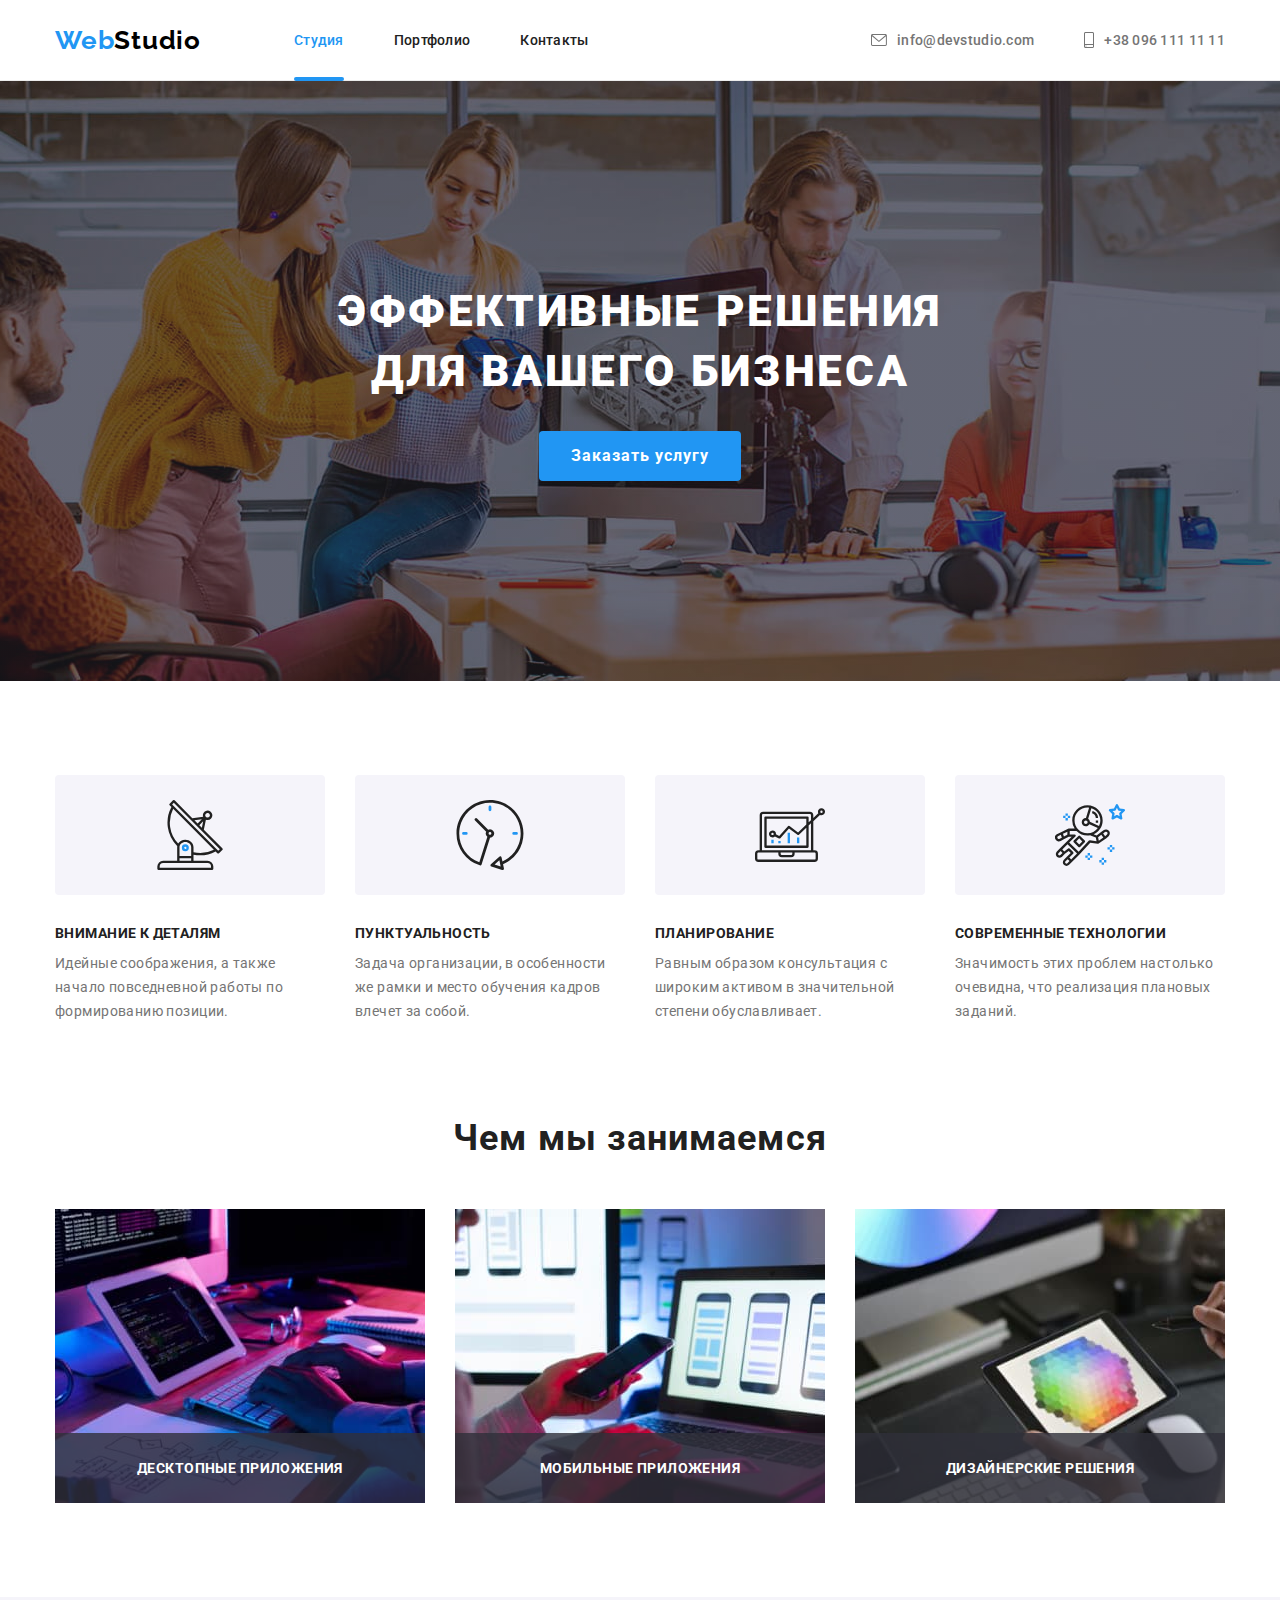
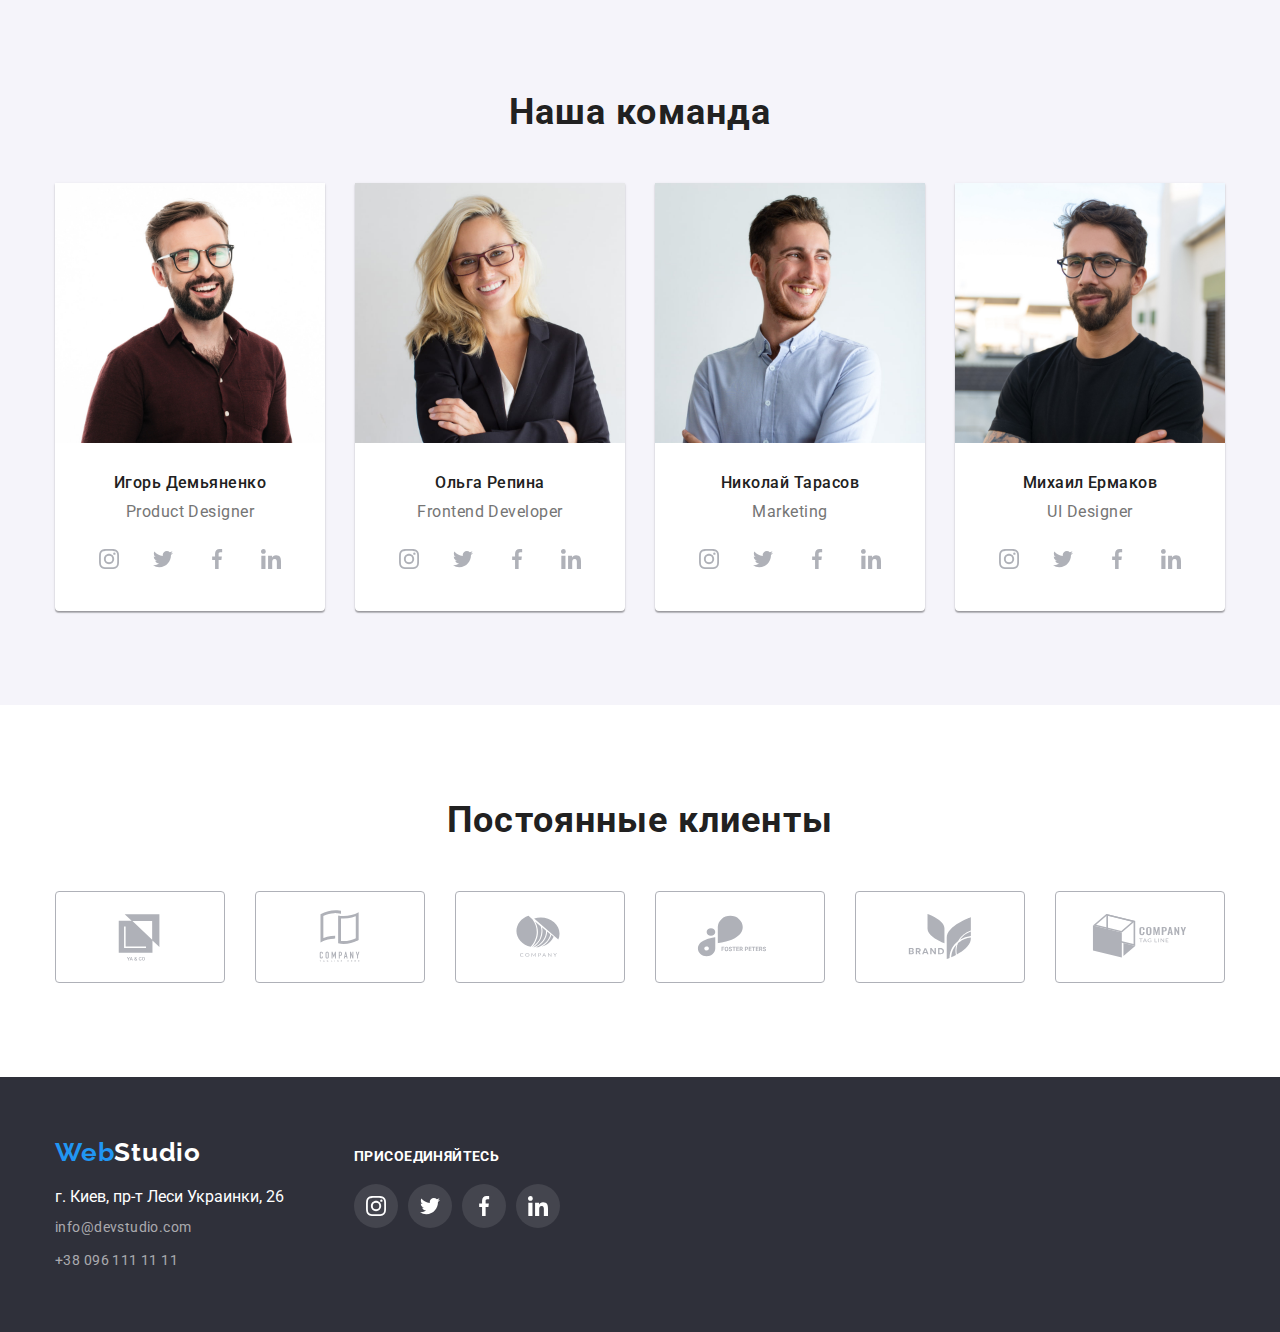
<file: index.html>
<!DOCTYPE html>
<html lang="ru">
  <head>
    <meta charset="UTF-8" />
    <meta http-equiv="X-UA-Compatible" content="IE=edge" />
    <meta name="viewport" content="width=device-width, initial-scale=1.0" />
    <title>WebStudio Main</title>
    <!-- Fonts start -->
    <link rel="preconnect" href="https://fonts.googleapis.com" />
    <link rel="preconnect" href="https://fonts.gstatic.com" crossorigin />
    <link
      href="https://fonts.googleapis.com/css2?family=Raleway:wght@700&family=Roboto:wght@400;500;700;900&display=swap"
      rel="stylesheet"
    />
    <!-- Fonts end -->
    <!-- Modern Normalize start -->
    <link
      rel="stylesheet"
      href="https://cdnjs.cloudflare.com/ajax/libs/modern-normalize/1.1.0/modern-normalize.min.css"
    />
    <!-- Modern Normalize end -->
    <link rel="stylesheet" href="./css/styles.css" />
  </head>
  <body data-page>
    <!-- Header section -->
    <header class="header">
      <div class="header-container container">
        <a class="header-logo logo" href="./index.html"
          ><span class="logo-cl">Web</span>Studio</a
        >
        <nav class="header-nav">
          <ul class="header-list list">
            <li class="header-item">
              <a
                class="header-link header-link-current link"
                href="./index.html"
                >Студия</a
              >
            </li>
            <li class="header-item">
              <a class="header-link link" href="./portfolio.html">Портфолио</a>
            </li>
            <li class="header-item">
              <a class="header-link link" href="">Контакты</a>
            </li>
          </ul>
        </nav>
        <ul class="header-contacts list">
          <li class="contacts-item">
            <a class="contacts-link link" href="mailto:info@devstudio.com">
              <svg class="contacts-icon" width="16" height="12">
                <use href="./images/icons.svg#envelope"></use></svg
              >info@devstudio.com</a
            >
          </li>
          <li class="contacts-item">
            <a class="contacts-link link" href="tel:+380961111111">
              <svg class="contacts-icon" width="10" height="16">
                <use href="./images/icons.svg#smartphone"></use></svg
              >+38 096 111 11 11</a
            >
          </li>
        </ul>
      </div>
    </header>
    <!-- Main section -->
    <main class="main">
      <!-- Hero section -->
      <section class="hero">
        <h1 class="hero-title">Эффективные решения для вашего бизнеса</h1>
        <button class="hero-btn btn" type="button" data-modal-open>
          Заказать услугу
        </button>
      </section>

      <!-- Advantages section -->
      <section class="advantages">
        <h2 class="visually-hidden">Наши преимущества</h2>
        <div class="advantages-container container">
          <ul class="advantages-list list">
            <li class="advantages-item">
              <div class="advantages-bg">
                <svg class="advantages-icon" width="70" height="70">
                  <use href="./images/icons.svg#antenna"></use>
                </svg>
              </div>
              <h3 class="advantages-title">Внимание к деталям</h3>
              <p class="advantages-descr">
                Идейные соображения, а также начало повседневной работы по
                формированию позиции.
              </p>
            </li>
            <li class="advantages-item">
              <div class="advantages-bg">
                <svg class="advantages-icon" width="70" height="70">
                  <use href="./images/icons.svg#clock"></use>
                </svg>
              </div>
              <h3 class="advantages-title">Пунктуальность</h3>
              <p class="advantages-descr">
                Задача организации, в особенности же рамки и место обучения
                кадров влечет за собой.
              </p>
            </li>
            <li class="advantages-item">
              <div class="advantages-bg">
                <svg class="advantages-icon" width="70" height="70">
                  <use href="./images/icons.svg#diagram"></use>
                </svg>
              </div>
              <h3 class="advantages-title">Планирование</h3>
              <p class="advantages-descr">
                Равным образом консультация с широким активом в значительной
                степени обуславливает.
              </p>
            </li>
            <li class="advantages-item">
              <div class="advantages-bg">
                <svg class="advantages-icon" width="70" height="70">
                  <use href="./images/icons.svg#astronaut"></use>
                </svg>
              </div>
              <h3 class="advantages-title">Современные технологии</h3>
              <p class="advantages-descr">
                Значимость этих проблем настолько очевидна, что реализация
                плановых заданий.
              </p>
            </li>
          </ul>
        </div>
      </section>
      <!-- About section -->
      <section class="about">
        <div class="about-container container">
          <h2 class="about-title title">Чем мы занимаемся</h2>
          <ul class="about-list list card-set">
            <li class="about-item card-set-item">
              <img
                src="./images/Home-page/Our-work/box1.jpg"
                alt="работа за компьютером"
                width="370"
                height="294"
                class="about-img"
              />
              <div class="about-overlay">
                <p class="overlay-title">Десктопные приложения</p>
              </div>
            </li>
            <li class="about-item card-set-item">
              <img
                src="./images/Home-page/Our-work/box2.jpg"
                alt="работа за ноутбуком с телефоном в руках"
                width="370"
                height="294"
                class="about-img"
              />
              <div class="about-overlay">
                <p class="overlay-title">Мобильные приложения</p>
              </div>
            </li>
            <li class="about-item card-set-item">
              <img
                src="./images/Home-page/Our-work/box3.jpg"
                alt="планшет в руках"
                width="370"
                height="294"
                class="about-img"
              />
              <div class="about-overlay">
                <p class="overlay-title">Дизайнерские решения</p>
              </div>
            </li>
          </ul>
        </div>
      </section>
      <!-- Team section -->
      <section class="team">
        <div class="container team-container">
          <h2 class="team-title title">Наша команда</h2>
          <ul class="team-list list card-set">
            <li class="team-item card-set-item">
              <img
                src="./images/Home-page/Team/img-1.jpg"
                alt="фото учасника команды"
                width="270"
                height="260"
                class="team-img"
              />
              <div class="team-wrapper">
                <h3 class="team-member">Игорь Демьяненко</h3>
                <p class="team-position" lang="en">Product Designer</p>
                <ul class="socials-list list">
                  <li class="socials-item">
                    <a
                      class="socials-link link"
                      href=""
                      target="_blank"
                      rel="noopener noreferrer"
                      aria-label="Instagram"
                    >
                      <svg class="socials-icon" width="20" height="20">
                        <use href="./images/icons.svg#instagram"></use>
                      </svg>
                    </a>
                  </li>
                  <li class="socials-item">
                    <a
                      class="socials-link link"
                      href=""
                      target="_blank"
                      rel="noopener noreferrer"
                      aria-label="Twitter"
                    >
                      <svg class="socials-icon" width="20" height="20">
                        <use href="./images/icons.svg#twitter"></use>
                      </svg>
                    </a>
                  </li>
                  <li class="socials-item">
                    <a
                      class="socials-link link"
                      href=""
                      target="_blank"
                      rel="noopener noreferrer"
                      aria-label="Facebook"
                    >
                      <svg class="socials-icon" width="20" height="20">
                        <use href="./images/icons.svg#facebook"></use>
                      </svg>
                    </a>
                  </li>
                  <li class="socials-item">
                    <a
                      class="socials-link link"
                      href=""
                      target="_blank"
                      rel="noopener noreferrer"
                      aria-label="LinkedIn"
                    >
                      <svg class="socials-icon" width="20" height="20">
                        <use href="./images/icons.svg#linkedin"></use>
                      </svg>
                    </a>
                  </li>
                </ul>
              </div>
            </li>
            <li class="team-item card-set-item">
              <img
                src="./images/Home-page/Team/img-2.jpg"
                alt="фото учасника команды"
                width="270"
                height="260"
                class="team-img"
              />
              <div class="team-wrapper">
                <h3 class="team-member">Ольга Репина</h3>
                <p class="team-position" lang="en">Frontend Developer</p>
                <ul class="socials-list list">
                  <li class="socials-item">
                    <a
                      class="socials-link link"
                      href=""
                      target="_blank"
                      rel="noopener noreferrer"
                      aria-label="Instagram"
                    >
                      <svg class="socials-icon" width="20" height="20">
                        <use href="./images/icons.svg#instagram"></use>
                      </svg>
                    </a>
                  </li>
                  <li class="socials-item">
                    <a
                      class="socials-link link"
                      href=""
                      target="_blank"
                      rel="noopener noreferrer"
                      aria-label="Twitter"
                    >
                      <svg class="socials-icon" width="20" height="20">
                        <use href="./images/icons.svg#twitter"></use>
                      </svg>
                    </a>
                  </li>
                  <li class="socials-item">
                    <a
                      class="socials-link link"
                      href=""
                      target="_blank"
                      rel="noopener noreferrer"
                      aria-label="Facebook"
                    >
                      <svg class="socials-icon" width="20" height="20">
                        <use href="./images/icons.svg#facebook"></use>
                      </svg>
                    </a>
                  </li>
                  <li class="socials-item">
                    <a
                      class="socials-link link"
                      href=""
                      target="_blank"
                      rel="noopener noreferrer"
                      aria-label="LinkedIn"
                    >
                      <svg class="socials-icon" width="20" height="20">
                        <use href="./images/icons.svg#linkedin"></use>
                      </svg>
                    </a>
                  </li>
                </ul>
              </div>
            </li>
            <li class="team-item card-set-item">
              <img
                src="./images/Home-page/Team/img-3.jpg"
                alt="фото учасника команды"
                width="270"
                height="260"
                class="team-img"
              />
              <div class="team-wrapper">
                <h3 class="team-member">Николай Тарасов</h3>
                <p class="team-position" lang="en">Marketing</p>
                <ul class="socials-list list">
                  <li class="socials-item">
                    <a
                      class="socials-link link"
                      href=""
                      target="_blank"
                      rel="noopener noreferrer"
                      aria-label="Instagram"
                    >
                      <svg class="socials-icon" width="20" height="20">
                        <use href="./images/icons.svg#instagram"></use>
                      </svg>
                    </a>
                  </li>
                  <li class="socials-item">
                    <a
                      class="socials-link link"
                      href=""
                      target="_blank"
                      rel="noopener noreferrer"
                      aria-label="Twitter"
                    >
                      <svg class="socials-icon" width="20" height="20">
                        <use href="./images/icons.svg#twitter"></use>
                      </svg>
                    </a>
                  </li>
                  <li class="socials-item">
                    <a
                      class="socials-link link"
                      href=""
                      target="_blank"
                      rel="noopener noreferrer"
                      aria-label="Facebook"
                    >
                      <svg class="socials-icon" width="20" height="20">
                        <use href="./images/icons.svg#facebook"></use>
                      </svg>
                    </a>
                  </li>
                  <li class="socials-item">
                    <a
                      class="socials-link link"
                      href=""
                      target="_blank"
                      rel="noopener noreferrer"
                      aria-label="LinkedIn"
                    >
                      <svg class="socials-icon" width="20" height="20">
                        <use href="./images/icons.svg#linkedin"></use>
                      </svg>
                    </a>
                  </li>
                </ul>
              </div>
            </li>
            <li class="team-item card-set-item">
              <img
                src="./images/Home-page/Team/img-4.jpg"
                alt="фото учасника команды"
                width="270"
                height="260"
                class="team-img"
              />
              <div class="team-wrapper">
                <h3 class="team-member">Михаил Ермаков</h3>
                <p class="team-position" lang="en">UI Designer</p>
                <ul class="socials-list list">
                  <li class="socials-item">
                    <a
                      class="socials-link link"
                      href=""
                      target="_blank"
                      rel="noopener noreferrer"
                      aria-label="Instagram"
                    >
                      <svg class="socials-icon" width="20" height="20">
                        <use href="./images/icons.svg#instagram"></use>
                      </svg>
                    </a>
                  </li>
                  <li class="socials-item">
                    <a
                      class="socials-link link"
                      href=""
                      target="_blank"
                      rel="noopener noreferrer"
                      aria-label="Twitter"
                    >
                      <svg class="socials-icon" width="20" height="20">
                        <use href="./images/icons.svg#twitter"></use>
                      </svg>
                    </a>
                  </li>
                  <li class="socials-item">
                    <a
                      class="socials-link link"
                      href=""
                      target="_blank"
                      rel="noopener noreferrer"
                      aria-label="Facebook"
                    >
                      <svg class="socials-icon" width="20" height="20">
                        <use href="./images/icons.svg#facebook"></use>
                      </svg>
                    </a>
                  </li>
                  <li class="socials-item">
                    <a
                      class="socials-link link"
                      href=""
                      target="_blank"
                      rel="noopener noreferrer"
                      aria-label="LinkedIn"
                    >
                      <svg class="socials-icon" width="20" height="20">
                        <use href="./images/icons.svg#linkedin"></use>
                      </svg>
                    </a>
                  </li>
                </ul>
              </div>
            </li>
          </ul>
        </div>
      </section>
      <!-- Clients section -->
      <section class="clients">
        <div class="container clients-container">
          <h2 class="clients-title title">Постоянные клиенты</h2>
          <ul class="clients-list list card-set">
            <li class="clients-item card-set-item">
              <a
                href=""
                class="clients-link link"
                target="_blank"
                rel="noopener noreferrer"
                aria-label="company logo"
              >
                <svg class="clients-icon" width="106" height="60">
                  <use href="./images/icons.svg#logo-1"></use>
                </svg>
              </a>
            </li>
            <li class="clients-item card-set-item">
              <a
                href=""
                class="clients-link link"
                target="_blank"
                rel="noopener noreferrer"
                aria-label="company logo"
              >
                <svg class="clients-icon" width="106" height="60">
                  <use href="./images/icons.svg#logo-2"></use>
                </svg>
              </a>
            </li>
            <li class="clients-item card-set-item">
              <a
                href=""
                class="clients-link link"
                target="_blank"
                rel="noopener noreferrer"
                aria-label="company logo"
              >
                <svg class="clients-icon" width="106" height="60">
                  <use href="./images/icons.svg#logo-3"></use>
                </svg>
              </a>
            </li>
            <li class="clients-item card-set-item">
              <a
                href=""
                class="clients-link link"
                target="_blank"
                rel="noopener noreferrer"
                aria-label="company logo"
              >
                <svg class="clients-icon" width="106" height="60">
                  <use href="./images/icons.svg#logo-4"></use>
                </svg>
              </a>
            </li>
            <li class="clients-item card-set-item">
              <a
                href=""
                class="clients-link link"
                target="_blank"
                rel="noopener noreferrer"
                aria-label="company logo"
              >
                <svg class="clients-icon" width="106" height="60">
                  <use href="./images/icons.svg#logo-5"></use>
                </svg>
              </a>
            </li>
            <li class="clients-item card-set-item">
              <a
                href=""
                class="clients-link link"
                target="_blank"
                rel="noopener noreferrer"
                aria-label="company logo"
              >
                <svg class="clients-icon" width="106" height="60">
                  <use href="./images/icons.svg#logo-6"></use>
                </svg>
              </a>
            </li>
          </ul>
        </div>
      </section>
    </main>
    <!-- Footer section -->
    <footer class="footer">
      <div class="footer-container container">
        <div class="address-container">
          <a class="footer-logo logo" href="./index.html">
            <span class="logo-cl">Web</span>Studio</a
          >
          <address class="footer-address">
            <p class="address-street">г. Киев, пр-т Леси Украинки, 26</p>
            <ul class="address-list list">
              <li class="address-item">
                <a
                  class="address-email footer-link link"
                  href="mailto:info@devstudio.com"
                  >info@devstudio.com</a
                >
              </li>
              <li class="address-item">
                <a
                  class="address-phone footer-link link"
                  href="tel:+380961111111"
                  >+38 096 111 11 11</a
                >
              </li>
            </ul>
          </address>
        </div>
        <div class="footer-join">
          <h2 class="join-us">присоединяйтесь</h2>
          <ul class="join-list list">
            <li class="join-item">
              <a
                class="join-link link"
                href=""
                target="_blank"
                rel="noopener noreferrer"
                aria-label="Instagram"
              >
                <svg class="join-icon" width="20" height="20">
                  <use href="./images/icons.svg#instagram"></use>
                </svg>
              </a>
            </li>
            <li class="join-item">
              <a
                class="join-link link"
                href=""
                target="_blank"
                rel="noopener noreferrer"
                aria-label="Twitter"
              >
                <svg class="join-icon" width="20" height="20">
                  <use href="./images/icons.svg#twitter"></use>
                </svg>
              </a>
            </li>
            <li class="join-item">
              <a
                class="join-link link"
                href=""
                target="_blank"
                rel="noopener noreferrer"
                aria-label="Facebook"
              >
                <svg class="join-icon" width="20" height="20">
                  <use href="./images/icons.svg#facebook"></use>
                </svg>
              </a>
            </li>
            <li class="join-item">
              <a
                class="join-link link"
                href=""
                target="_blank"
                rel="noopener noreferrer"
                aria-label="LinkedIn"
              >
                <svg class="join-icon" width="20" height="20">
                  <use href="./images/icons.svg#linkedin"></use>
                </svg>
              </a>
            </li>
          </ul>
        </div>
      </div>
    </footer>

    <!-- Modal window -->
    <div class="backdrop is-hidden" data-modal>
      <div class="modal">
        <button class="modal-btn" data-modal-close>
          <svg class="modal-btn-icon" width="30" height="30">
            <use href="./images/icons.svg#close"></use>
          </svg>
        </button>
      </div>
    </div>

    <script src="./js/modal.js"></script>
  </body>
</html>
</file>
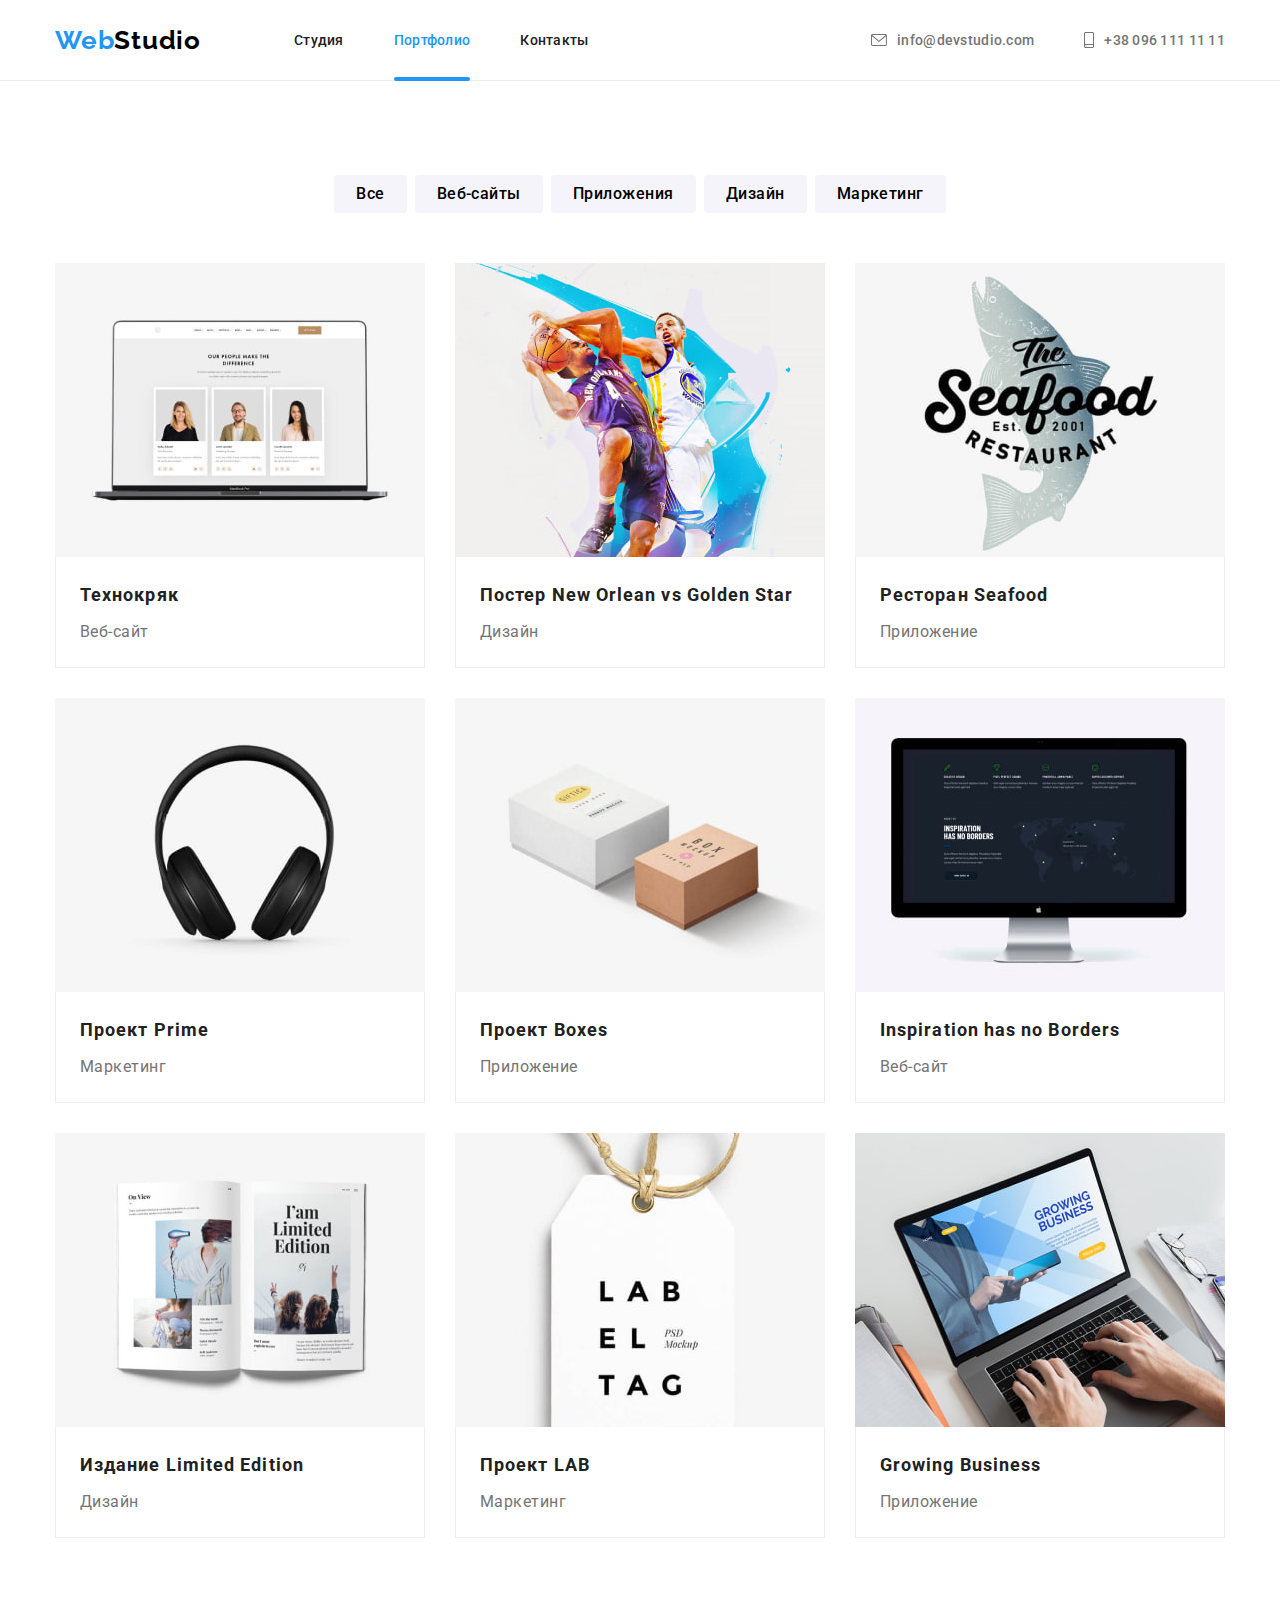
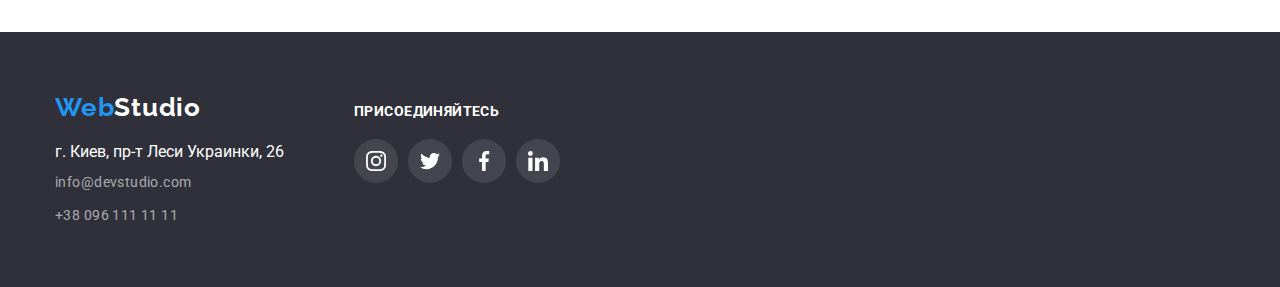
<file: portfolio.html>
<!DOCTYPE html>
<html lang="ru">
  <head>
    <meta charset="UTF-8" />
    <meta http-equiv="X-UA-Compatible" content="IE=edge" />
    <meta name="viewport" content="width=device-width, initial-scale=1.0" />
    <title>WebStudio Portfolio</title>
    <!-- Fonts start -->
    <link rel="preconnect" href="https://fonts.googleapis.com" />
    <link rel="preconnect" href="https://fonts.gstatic.com" crossorigin />
    <link
      href="https://fonts.googleapis.com/css2?family=Raleway:wght@700&family=Roboto:wght@400;500;700;900&display=swap"
      rel="stylesheet"
    />
    <!-- Fonts end -->
    <!-- Modern Normalize start -->
    <link
      rel="stylesheet"
      href="https://cdnjs.cloudflare.com/ajax/libs/modern-normalize/1.1.0/modern-normalize.min.css"
    />
    <!-- Modern Normalize end -->
    <link rel="stylesheet" href="./css/styles.css" />
  </head>
  <body>
    <!-- Header section -->
    <header class="header">
      <div class="header-container container">
        <a class="header-logo logo" href="./index.html"
          ><span class="logo-cl">Web</span>Studio</a
        >
        <nav class="header-nav">
          <ul class="header-list list">
            <li class="header-item">
              <a class="header-link link" href="./index.html">Студия</a>
            </li>
            <li class="header-item">
              <a
                class="header-link header-link-current link"
                href="./portfolio.html"
                >Портфолио</a
              >
            </li>
            <li class="header-item">
              <a class="header-link link" href="">Контакты</a>
            </li>
          </ul>
        </nav>
        <ul class="header-contacts list">
          <li class="contacts-item">
            <a class="contacts-link link" href="mailto:info@devstudio.com">
              <svg class="contacts-icon" width="16" height="12">
                <use href="./images/icons.svg#envelope"></use></svg
              >info@devstudio.com</a
            >
          </li>
          <li class="contacts-item">
            <a class="contacts-link link" href="tel:+380961111111">
              <svg class="contacts-icon" width="10" height="16">
                <use href="./images/icons.svg#smartphone"></use></svg
              >+38 096 111 11 11</a
            >
          </li>
        </ul>
      </div>
    </header>
    <!-- Main section-->
    <main class="main">
      <section class="works">
        <div class="container">
          <h1 hidden>Наши работы</h1>
          <ul class="works-filter list">
            <li class="filer-item">
              <button class="filter-btn btn" type="button">Все</button>
            </li>
            <li class="filter-item">
              <button class="filter-btn btn" type="button">Веб-сайты</button>
            </li>
            <li class="filter-item">
              <button class="filter-btn btn" type="button">Приложения</button>
            </li>
            <li class="filter-item">
              <button class="filter-btn btn" type="button">Дизайн</button>
            </li>
            <li class="filter-item">
              <button class="filter-btn btn" type="button">Маркетинг</button>
            </li>
          </ul>
          <ul class="works-list list card-set">
            <li class="works-item card-set-item">
              <a href="" class="works-link link">
                <div class="overlay-wrapper">
                  <img
                    src="./images/Portfolio/img-1.jpg"
                    alt="ноутбук с открытым сайтом"
                    width="370"
                    height="294"
                    class="works-img"
                  />
                  <div class="works-overlay">
                    <p class="works-overlay-text">
                      Ресурс предлагает комплексные предложения с разным уровнем
                      функционала и сервисов. Все это позволит посетителю
                      получить исчерпывающие сведения о компании или частном
                      лице.
                    </p>
                  </div>
                </div>
                <div class="works-wrapper">
                  <h2 class="works-title">Технокряк</h2>
                  <p class="works-type">Веб-сайт</p>
                </div>
              </a>
            </li>
            <li class="works-item card-set-item">
              <a href="" class="works-link link">
                <div class="overlay-wrapper">
                  <img
                    src="./images/Portfolio/img-2.jpg"
                    alt="постер с игрой в баскетбол"
                    width="370"
                    height="294"
                    class="works-img"
                  />
                  <div class="works-overlay">
                    <p class="works-overlay-text">
                      Ресурс предлагает комплексные предложения с разным уровнем
                      функционала и сервисов. Все это позволит посетителю
                      получить исчерпывающие сведения о компании или частном
                      лице.
                    </p>
                  </div>
                </div>
                <div class="works-wrapper">
                  <h2 class="works-title">
                    Постер <span lang="en">New Orlean vs Golden Star</span>
                  </h2>
                  <p class="works-type">Дизайн</p>
                </div>
              </a>
            </li>
            <li class="works-item card-set-item">
              <a href="" class="works-link link">
                <div class="overlay-wrapper">
                  <img
                    src="./images/Portfolio/img-3.jpg"
                    alt="постер ресторана морепродуктов"
                    width="370"
                    height="294"
                    class="works-img"
                  />
                  <div class="works-overlay">
                    <p class="works-overlay-text">
                      Ресурс предлагает комплексные предложения с разным уровнем
                      функционала и сервисов. Все это позволит посетителю
                      получить исчерпывающие сведения о компании или частном
                      лице.
                    </p>
                  </div>
                </div>
                <div class="works-wrapper">
                  <h2 class="works-title">
                    Ресторан <span lang="en">Seafood</span>
                  </h2>
                  <p class="works-type">Приложение</p>
                </div>
              </a>
            </li>
            <li class="works-item card-set-item">
              <a href="" class="works-link link">
                <div class="overlay-wrapper">
                  <img
                    src="./images/Portfolio/img-4.jpg"
                    alt="наушники"
                    width="370"
                    height="294"
                    class="works-img"
                  />
                  <div class="works-overlay">
                    <p class="works-overlay-text">
                      Ресурс предлагает комплексные предложения с разным уровнем
                      функционала и сервисов. Все это позволит посетителю
                      получить исчерпывающие сведения о компании или частном
                      лице.
                    </p>
                  </div>
                </div>
                <div class="works-wrapper">
                  <h2 class="works-title">
                    Проект <span lang="en">Prime</span>
                  </h2>
                  <p class="works-type">Маркетинг</p>
                </div>
              </a>
            </li>
            <li class="works-item card-set-item">
              <a href="" class="works-link link">
                <div class="overlay-wrapper">
                  <img
                    src="./images/Portfolio/img-5.jpg"
                    alt="белая и коричневая коробки"
                    width="370"
                    height="294"
                    class="works-img"
                  />
                  <div class="works-overlay">
                    <p class="works-overlay-text">
                      Ресурс предлагает комплексные предложения с разным уровнем
                      функционала и сервисов. Все это позволит посетителю
                      получить исчерпывающие сведения о компании или частном
                      лице.
                    </p>
                  </div>
                </div>
                <div class="works-wrapper">
                  <h2 class="works-title">
                    Проект <span lang="en">Boxes</span>
                  </h2>
                  <p class="works-type">Приложение</p>
                </div>
              </a>
            </li>
            <li class="works-item card-set-item">
              <a href="" class="works-link link">
                <div class="overlay-wrapper">
                  <img
                    src="./images/Portfolio/img-6.jpg"
                    alt="экран компьютера с открытым сайтом"
                    width="370"
                    height="294"
                    class="works-img"
                  />
                  <div class="works-overlay">
                    <p class="works-overlay-text">
                      Ресурс предлагает комплексные предложения с разным уровнем
                      функционала и сервисов. Все это позволит посетителю
                      получить исчерпывающие сведения о компании или частном
                      лице.
                    </p>
                  </div>
                </div>
                <div class="works-wrapper">
                  <h2 class="works-title" lang="en">
                    Inspiration has no Borders
                  </h2>
                  <p class="works-type">Веб-сайт</p>
                </div>
              </a>
            </li>
            <li class="works-item card-set-item">
              <a href="" class="works-link link">
                <div class="overlay-wrapper">
                  <img
                    src="./images/Portfolio/img-7.jpg"
                    alt="разворот журнала"
                    width="370"
                    height="294"
                    class="works-img"
                  />
                  <div class="works-overlay">
                    <p class="works-overlay-text">
                      Ресурс предлагает комплексные предложения с разным уровнем
                      функционала и сервисов. Все это позволит посетителю
                      получить исчерпывающие сведения о компании или частном
                      лице.
                    </p>
                  </div>
                </div>
                <div class="works-wrapper">
                  <h2 class="works-title">
                    Издание <span lang="en">Limited Edition</span>
                  </h2>
                  <p class="works-type">Дизайн</p>
                </div>
              </a>
            </li>
            <li class="works-item card-set-item">
              <a href="" class="works-link link">
                <div class="overlay-wrapper">
                  <img
                    src="./images/Portfolio/img-8.jpg"
                    alt="белая бирка с надписью"
                    width="370"
                    height="294"
                    class="works-img"
                  />
                  <div class="works-overlay">
                    <p class="works-overlay-text">
                      Ресурс предлагает комплексные предложения с разным уровнем
                      функционала и сервисов. Все это позволит посетителю
                      получить исчерпывающие сведения о компании или частном
                      лице.
                    </p>
                  </div>
                </div>
                <div class="works-wrapper">
                  <h2 class="works-title">Проект <span lang="en">LAB</span></h2>
                  <p class="works-type">Маркетинг</p>
                </div>
              </a>
            </li>
            <li class="works-item card-set-item">
              <a href="" class="works-link link">
                <div class="overlay-wrapper">
                  <img
                    src="./images/Portfolio/img-9.jpg"
                    alt="работа за ноутбуком"
                    width="370"
                    height="294"
                    class="works-img"
                  />
                  <div class="works-overlay">
                    <p class="works-overlay-text">
                      Ресурс предлагает комплексные предложения с разным уровнем
                      функционала и сервисов. Все это позволит посетителю
                      получить исчерпывающие сведения о компании или частном
                      лице.
                    </p>
                  </div>
                </div>
                <div class="works-wrapper">
                  <h2 class="works-title" lang="en">Growing Business</h2>
                  <p class="works-type">Приложение</p>
                </div>
              </a>
            </li>
          </ul>
        </div>
      </section>
    </main>
    <!-- Footer section-->
    <footer class="footer">
      <div class="footer-container container">
        <div class="address-container">
          <a class="footer-logo logo" href="./index.html">
            <span class="logo-cl">Web</span>Studio</a
          >
          <address class="footer-address">
            <p class="address-street">г. Киев, пр-т Леси Украинки, 26</p>
            <ul class="address-list list">
              <li class="address-item">
                <a
                  class="address-email footer-link link"
                  href="mailto:info@devstudio.com"
                  >info@devstudio.com</a
                >
              </li>
              <li class="address-item">
                <a
                  class="address-phone footer-link link"
                  href="tel:+380961111111"
                  >+38 096 111 11 11</a
                >
              </li>
            </ul>
          </address>
        </div>
        <div class="footer-join">
          <h2 class="join-us">присоединяйтесь</h2>
          <ul class="join-list list">
            <li class="join-item">
              <a
                class="join-link link"
                href=""
                target="_blank"
                rel="noopener noreferrer"
                aria-label="Instagram"
              >
                <svg class="join-icon" width="20" height="20">
                  <use href="./images/icons.svg#instagram"></use>
                </svg>
              </a>
            </li>
            <li class="join-item">
              <a
                class="join-link link"
                href=""
                target="_blank"
                rel="noopener noreferrer"
                aria-label="Twitter"
              >
                <svg class="join-icon" width="20" height="20">
                  <use href="./images/icons.svg#twitter"></use>
                </svg>
              </a>
            </li>
            <li class="join-item">
              <a
                class="join-link link"
                href=""
                target="_blank"
                rel="noopener noreferrer"
                aria-label="Facebook"
              >
                <svg class="join-icon" width="20" height="20">
                  <use href="./images/icons.svg#facebook"></use>
                </svg>
              </a>
            </li>
            <li class="join-item">
              <a
                class="join-link link"
                href=""
                target="_blank"
                rel="noopener noreferrer"
                aria-label="LinkedIn"
              >
                <svg class="join-icon" width="20" height="20">
                  <use href="./images/icons.svg#linkedin"></use>
                </svg>
              </a>
            </li>
          </ul>
        </div>
      </div>
    </footer>
  </body>
</html>
</file>
<file: css/styles.css>
:root {
  /* Fonts */
  --main-font: "Roboto", sans-serif;
  --secondary-font: "Raleway", sans-serif;

  /* Text colors */
  --main-txt-cl: #212121;
  --secondary-txt-cl: #757575;
  --accent-txt-cl: #2196f3;
  --light-txt-cl: #ffffff;
  --dark-txt-cl: #000000;
  --social-icons-cl: #afb1b8;

  /* Bg colors */
  --light-bg-cl: #f5f4fa;
  --dark-bg-cl: #2f303a;

  /* others */
  --indent: 30px;
  --items: 3;
  --animation: 250ms cubic-bezier(0.4, 0, 0.2, 1);
}

body {
  font-family: var(--main-font);
  color: var(--main-txt-cl);
}

.no-scroll {
  overflow: hidden;
}

/* Reset styles */
h1,
h2,
h3,
h4,
h5,
h6,
p {
  margin: 0;
}
img {
  display: block;
  max-width: 100%;
}

.link,
.logo {
  text-decoration: none;
  color: currentColor;
}

.footer-address {
  font-style: normal;
}

.list {
  list-style: none;
  margin: 0;
  padding: 0;
}

.visually-hidden {
  position: absolute;
  white-space: nowrap;
  width: 1px;
  height: 1px;
  overflow: hidden;
  border: 0;
  padding: 0;
  clip: rect(0 0 0 0);
  clip-path: inset(50%);
  margin: -1px;
}

/* Card set */

.card-set {
  display: flex;
  flex-wrap: wrap;
  gap: var(--indent);
}

.card-set-item {
  flex-basis: calc((100% - var(--indent) * (var(--items) - 1)) / var(--items));
}

/* Base styles */

.container {
  width: 1200px;
  padding-left: 15px;
  padding-right: 15px;
  margin-left: auto;
  margin-right: auto;

  /* outline: 2px solid red;
  outline-offset: -2px; */
}

.link:hover,
.link:focus {
  color: var(--accent-txt-cl);
}

.works-link:hover,
.works-link:focus {
  color: var(--main-txt-cl);
  box-shadow: 0px 1px 1px rgba(0, 0, 0, 0.12), 0px 4px 4px rgba(0, 0, 0, 0.06),
    1px 4px 6px rgba(0, 0, 0, 0.16);
}

.btn {
  font-family: inherit;
  border: transparent;
  cursor: pointer;
}

.title {
  font-weight: 700;
  font-size: 36px;
  line-height: calc(42 / 36);
  letter-spacing: 0.03em;
}

/* Header section */

.header {
  border-bottom: 1px solid #ececec;
}

.header-container {
  display: flex;
  align-items: center;
}

.logo {
  font-family: var(--secondary-font);
  font-weight: 700;
  font-size: 26px;
  line-height: calc(31 / 26);
  letter-spacing: 0.03em;
}

.header-logo {
  margin-right: 93px;

  color: var(--dark-txt-cl);
}

.logo-cl {
  color: var(--accent-txt-cl);
}

.header-list {
  display: flex;
  gap: 50px;
}

.header-link,
.header-email,
.header-phone,
.contacts-link {
  display: block;
  padding-top: 32px;
  padding-bottom: 32px;

  transition: color var(--animation);
}

.header-link {
  font-weight: 500;
  font-size: 14px;
  line-height: calc(16 / 14);
  letter-spacing: 0.02em;
  color: var(--main-txt-cl);
}

.header-link-current {
  position: relative;

  color: var(--accent-txt-cl);
}

.header-link-current::after {
  position: absolute;
  content: "";
  bottom: -1px;
  left: 0;
  width: 100%;
  height: 4px;
  border-radius: 2px;
  background-color: var(--accent-txt-cl);
}

.header-contacts {
  display: flex;
  margin-left: auto;
  gap: 50px;
  align-items: center;

  color: var(--secondary-txt-cl);
  font-weight: 500;
  font-size: 14px;
  line-height: calc(16 / 14);
  letter-spacing: 0.02em;
}

.contacts-link {
  display: flex;
  align-items: center;
}

.contacts-icon {
  margin-right: 10px;
  fill: currentColor;
}

/* STUDIO Hero section */

.hero {
  padding-top: 200px;
  padding-bottom: 200px;
  max-width: 1600px;
  height: 600px;
  margin-right: auto;
  margin-left: auto;

  background-color: var(--dark-bg-cl);
  background-image: linear-gradient(
      to right,
      rgba(47, 48, 58, 0.4),
      rgba(47, 48, 58, 0.4)
    ),
    url(../images/Home-page/Hero/hero-bg.jpg);
  background-position: center;
  background-repeat: no-repeat;
  background-size: cover;
}

.hero-title {
  display: block;
  width: 696px;
  margin-left: auto;
  margin-right: auto;
  margin-bottom: 30px;

  font-weight: 900;
  font-size: 44px;
  line-height: calc(60 / 44);
  letter-spacing: 0.06em;
  text-transform: uppercase;
  color: var(--light-txt-cl);

  text-align: center;
}

.hero-btn:hover,
.hero-btn:focus {
  background-color: #188ce8;
}

.hero-btn {
  display: block;
  margin-left: auto;
  margin-right: auto;
  min-width: 200px;
  min-height: 50px;
  padding: 10px 32px;
  border-radius: 4px;

  background-color: var(--accent-txt-cl);
  color: var(--light-txt-cl);
  font-weight: 700;
  font-size: 16px;
  line-height: calc(30 / 16);
  letter-spacing: 0.06em;

  transition: color var(--animation);
}

/* STUDIO Advantages section */

.advantages {
  padding-top: 94px;
  padding-bottom: 94px;
}

.advantages-list {
  display: flex;
  gap: 30px;
}

.advantages-title {
  margin-bottom: 10px;
  font-weight: 700;
  font-size: 14px;
  line-height: calc(16 / 14);
  letter-spacing: 0.03em;
  text-transform: uppercase;
}

.advantages-item {
  width: 270px;
}

.advantages-bg {
  display: flex;
  width: 270px;
  height: 120px;
  border-radius: 4px;
  margin-bottom: 30px;
  align-items: center;
  justify-content: center;

  background-color: var(--light-bg-cl);
}

.advantages-descr {
  font-size: 14px;
  line-height: calc(24 / 14);
  letter-spacing: 0.03em;
  color: var(--secondary-txt-cl);
}

/* STUDIO About section */

.about {
  padding-bottom: 94px;
}

.about-title {
  margin-bottom: 50px;
  text-align: center;
}

.about-list {
  display: flex;
}

.about-item {
  position: relative;
}

.about-overlay {
  position: absolute;
  display: flex;
  justify-content: center;
  align-items: center;
  width: 100%;
  bottom: 0;
  left: 0;
  padding-top: 27px;
  padding-bottom: 27px;
  background-color: rgba(47, 48, 58, 0.8);
}

.overlay-title {
  font-weight: 700;
  font-size: 14px;
  line-height: calc(16 / 14);
  letter-spacing: 0.03em;
  text-transform: uppercase;
  color: var(--light-txt-cl);
}

/* STUDIO Team section */

.team {
  padding-top: 94px;
  padding-bottom: 94px;

  background-color: var(--light-bg-cl);
}

.team-title {
  margin-bottom: 50px;
  text-align: center;
}

.team-wrapper {
  padding-top: 30px;
  padding-bottom: 30px;
  text-align: center;
}

.team-member {
  margin-bottom: 10px;
}

.team-item {
  --items: 4;

  background: var(--light-txt-cl);
  box-shadow: 0px 1px 3px rgba(0, 0, 0, 0.12), 0px 1px 1px rgba(0, 0, 0, 0.14),
    0px 2px 1px rgba(0, 0, 0, 0.2);
  border-radius: 0px 0px 4px 4px;
}

.team-member {
  font-weight: 500;
  font-size: 16px;
  line-height: calc(19 / 16);
  letter-spacing: 0.03em;
}

.team-position {
  line-height: calc(19 / 16);
  letter-spacing: 0.03em;
  color: var(--secondary-txt-cl);
  margin-bottom: 16px;
}

/* TEAM icons section */

.socials-list {
  display: flex;
  align-items: center;
  justify-content: center;
  gap: 10px;
}

.socials-link {
  display: flex;
  width: 44px;
  height: 44px;
  border-radius: 50%;
  align-items: center;
  justify-content: center;

  transition: background-color var(--animation);

  /* outline: 2px solid red; */
}

.socials-icon {
  fill: var(--social-icons-cl);
  transition: fill var(--animation);
}

.socials-link:hover,
.socials-link:focus {
  background-color: var(--accent-txt-cl);
}

.socials-link:hover .socials-icon,
.socials-link:focus .socials-icon {
  fill: var(--light-txt-cl);
}

/* STUDIO Clients section */

.clients {
  padding-top: 94px;
  padding-bottom: 94px;
}

.clients-title {
  margin-bottom: 50px;
  text-align: center;
}

.clients-item {
  --items: 6;
}

.clients-link {
  display: flex;
  align-items: center;
  justify-content: center;
  border: 1px solid var(--social-icons-cl);
  border-radius: 4px;
  width: 170px;
  height: 92px;

  transition: border-color var(--animation);
}

.clients-icon {
  fill: var(--social-icons-cl);
  transition: fill var(--animation);
}

.clients-link:hover,
.clients-link:focus {
  border-color: var(--accent-txt-cl);
  cursor: pointer;
}

.clients-link:hover .clients-icon,
.clients-link:focus .clients-icon {
  fill: var(--accent-txt-cl);
}

/* PORTFOLIO Works section */

.works {
  padding-top: 94px;
  padding-bottom: 94px;
}

.works-filter {
  display: flex;
  gap: 8px;
  justify-content: center;
  margin-bottom: 50px;
}

.works-list {
  display: flex;
}

.filter-btn {
  padding: 6px 22px;

  background-color: var(--light-bg-cl);
  font-weight: 500;
  font-size: 16px;
  line-height: calc(26 / 16);
  letter-spacing: 0.03em;
  border-radius: 4px;

  transition: background-color var(--animation), color var(--animation),
    box-shadow var(--animation);
}

.filter-btn:hover,
.filter-btn:focus {
  background-color: var(--accent-txt-cl);
  color: var(--light-txt-cl);
  box-shadow: 0px 3px 1px rgba(0, 0, 0, 0.1), 0px 1px 2px rgba(0, 0, 0, 0.08),
    0px 2px 2px rgba(0, 0, 0, 0.12);
}

.overlay-wrapper {
  position: relative;
  overflow: hidden;
}

.works-link {
  display: block;

  transition: box-shadow var(--animation);
}

.works-link:hover .works-overlay {
  transform: translateY(0);
}

.works-overlay {
  position: absolute;
  top: 0;
  left: 0;

  transform: translateY(100%);

  display: flex;
  align-items: center;
  justify-content: center;

  width: 100%;
  height: 100%;
  padding-left: 24px;
  padding-right: 24px;

  background-color: var(--accent-txt-cl);
  opacity: 0.9;

  transition: transform var(--animation);
}

.works-overlay-text {
  font-size: 18px;
  line-height: calc(28 / 18);
  letter-spacing: 0.03em;
  color: var(--light-txt-cl);
  user-select: none;
}

.works-wrapper {
  padding: 20px 24px;
  background: var(--light-txt-cl);
  border-right: 1px solid #eeeeee;
  border-left: 1px solid #eeeeee;
  border-bottom: 1px solid #eeeeee;
}

.works-title {
  margin-bottom: 4px;
  font-weight: 700;
  font-size: 18px;
  line-height: calc(36 / 18);
  letter-spacing: 0.06em;
}

.works-type {
  line-height: calc(30 / 16);
  letter-spacing: 0.03em;
  color: var(--secondary-txt-cl);
}

/* Footer section */

.footer {
  padding-top: 60px;
  padding-bottom: 60px;

  background-color: var(--dark-bg-cl);
}

.footer-container {
  display: flex;
  align-items: baseline;
}

.address-container {
  margin-right: 70px;
}

.footer-logo {
  display: block;
  margin-bottom: 20px;

  color: var(--light-txt-cl);
}

.address-street {
  margin-bottom: 9px;
  color: var(--light-txt-cl);
}

.address-item {
  font-size: 14px;
  line-height: calc(24 / 14);
  letter-spacing: 0.03em;
  color: rgba(255, 255, 255, 0.6);
}

.address-item:not(:last-child) {
  margin-bottom: 9px;
}

.footer-link {
  transition: color var(--animation);
}

.footer-link:hover,
.footer-link:focus {
  color: var(--light-txt-cl);
}

.join-us {
  margin-bottom: 20px;

  font-weight: 700;
  font-size: 14px;
  line-height: calc(16 / 14);
  letter-spacing: 0.03em;
  text-transform: uppercase;

  color: var(--light-txt-cl);
}

.join-list {
  display: flex;
  align-items: center;
  justify-content: center;
  gap: 10px;
}

.join-link {
  display: flex;
  width: 44px;
  height: 44px;
  border-radius: 50%;
  align-items: center;
  justify-content: center;

  background-color: rgba(255, 255, 255, 0.1);

  transition: background-color var(--animation);
}

.join-icon {
  fill: var(--light-txt-cl);

  transition: fill var(--animation);
}

.join-link:hover,
.join-link:focus {
  background-color: var(--accent-txt-cl);
}

.join-link:hover .join-icon,
.join-link:focus .join-icon {
  fill: var(--light-txt-cl);
}

/* Modal Window */
.backdrop {
  position: fixed;
  top: 0;
  left: 0;

  width: 100%;
  height: 100%;

  background-color: rgba(0, 0, 0, 0.2);

  z-index: 1000;
  transition: opacity var(--animation), visibility var(--animation);
}

.backdrop.is-hidden {
  opacity: 0;
  visibility: hidden;
  pointer-events: none;
}

.modal {
  position: absolute;
  top: 50%;
  left: 50%;
  transform: translate(-50%, -50%) scale(1);

  width: 528px;
  height: 581px;
  background-color: #ffffff;
  box-shadow: 0px 1px 3px rgba(0, 0, 0, 0.12), 0px 1px 1px rgba(0, 0, 0, 0.14),
    0px 2px 1px rgba(0, 0, 0, 0.2);
  border-radius: 4px;

  opacity: 1;
  transition: transform var(--animation), opacity var(--animation);
}

.backdrop.is-hidden .modal {
  opacity: 0;
  transform: translate(-50%, -50%) scale(0.2);
}

.modal-btn {
  position: absolute;
  top: 8px;
  right: 8px;
  width: 30px;
  height: 30px;

  display: flex;
  align-items: center;
  justify-content: center;

  background-color: transparent;
  border: 1px solid rgba(0, 0, 0, 0.1);
  border-radius: 50%;

  cursor: pointer;
}
</file>
